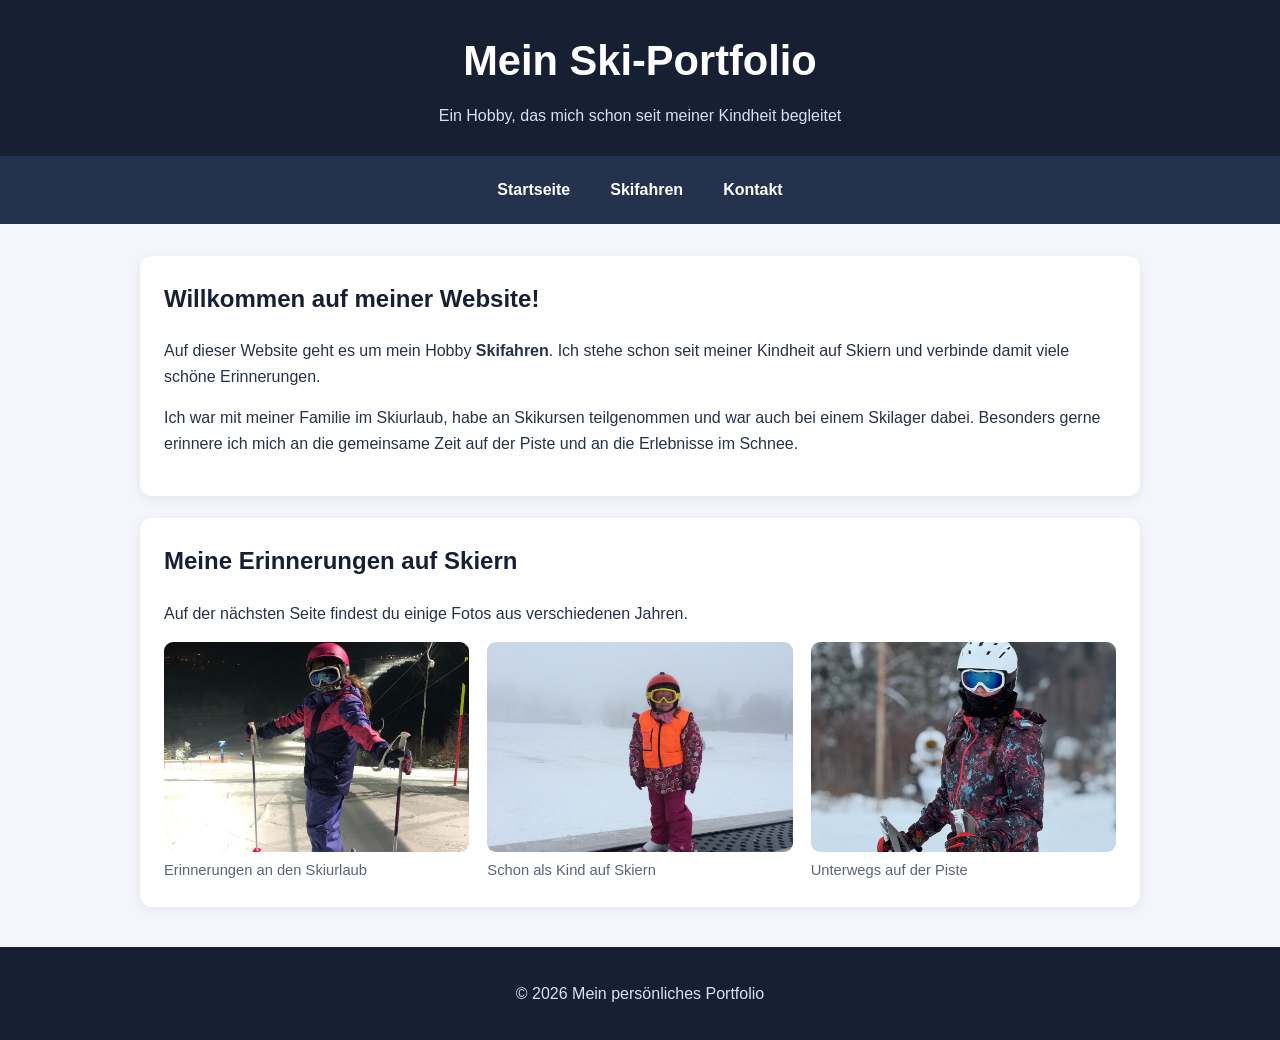
<file: index.html>
<!DOCTYPE html>
<html lang="de">
<head>
    <meta charset="UTF-8">
    <meta name="viewport" content="width=device-width, initial-scale=1.0">
    <title>Mein Portfolio | Skifahren</title>
    <link rel="stylesheet" href="style.css">
</head>
<body>
    <header>
        <h1>Mein Ski-Portfolio</h1>
        <p>Ein Hobby, das mich schon seit meiner Kindheit begleitet</p>
    </header>
    <nav>
        <a href="index.html">Startseite</a>
        <a href="thema.html">Skifahren</a>
        <a href="kontakt.html">Kontakt</a>
    </nav>
    <main>
        <section>
            <h2>Willkommen auf meiner Website!</h2>
            <p>Auf dieser Website geht es um mein Hobby <strong>Skifahren</strong>.
            Ich stehe schon seit meiner Kindheit auf Skiern und verbinde damit viele schöne Erinnerungen.</p>
            <p>Ich war mit meiner Familie im Skiurlaub, habe an Skikursen teilgenommen
            und war auch bei einem Skilager dabei. Besonders gerne erinnere ich mich
            an die gemeinsame Zeit auf der Piste und an die Erlebnisse im Schnee.</p>
        </section>
        <section>
            <h2>Meine Erinnerungen auf Skiern</h2>
            <p>Auf der nächsten Seite findest du einige Fotos aus verschiedenen Jahren.</p>
            <div class="bilderreihe">
                <figure><img src="Bilder/Bild1.jpeg" alt="Erinnerungsfoto von einem Skiurlaub"><figcaption>Erinnerungen an den Skiurlaub</figcaption></figure>
                <figure><img src="Bilder/Bild3.jpeg" alt="Foto von mir beim Skifahren als Kind"><figcaption>Schon als Kind auf Skiern</figcaption></figure>
                <figure><img src="Bilder/Bild2.jpeg" alt="Foto von einer verschneiten Skipiste"><figcaption>Unterwegs auf der Piste</figcaption></figure>
            </div>
        </section>
    </main>
    <footer><p>&copy; 2026 Mein persönliches Portfolio</p></footer>
</body>
</html>
</file>
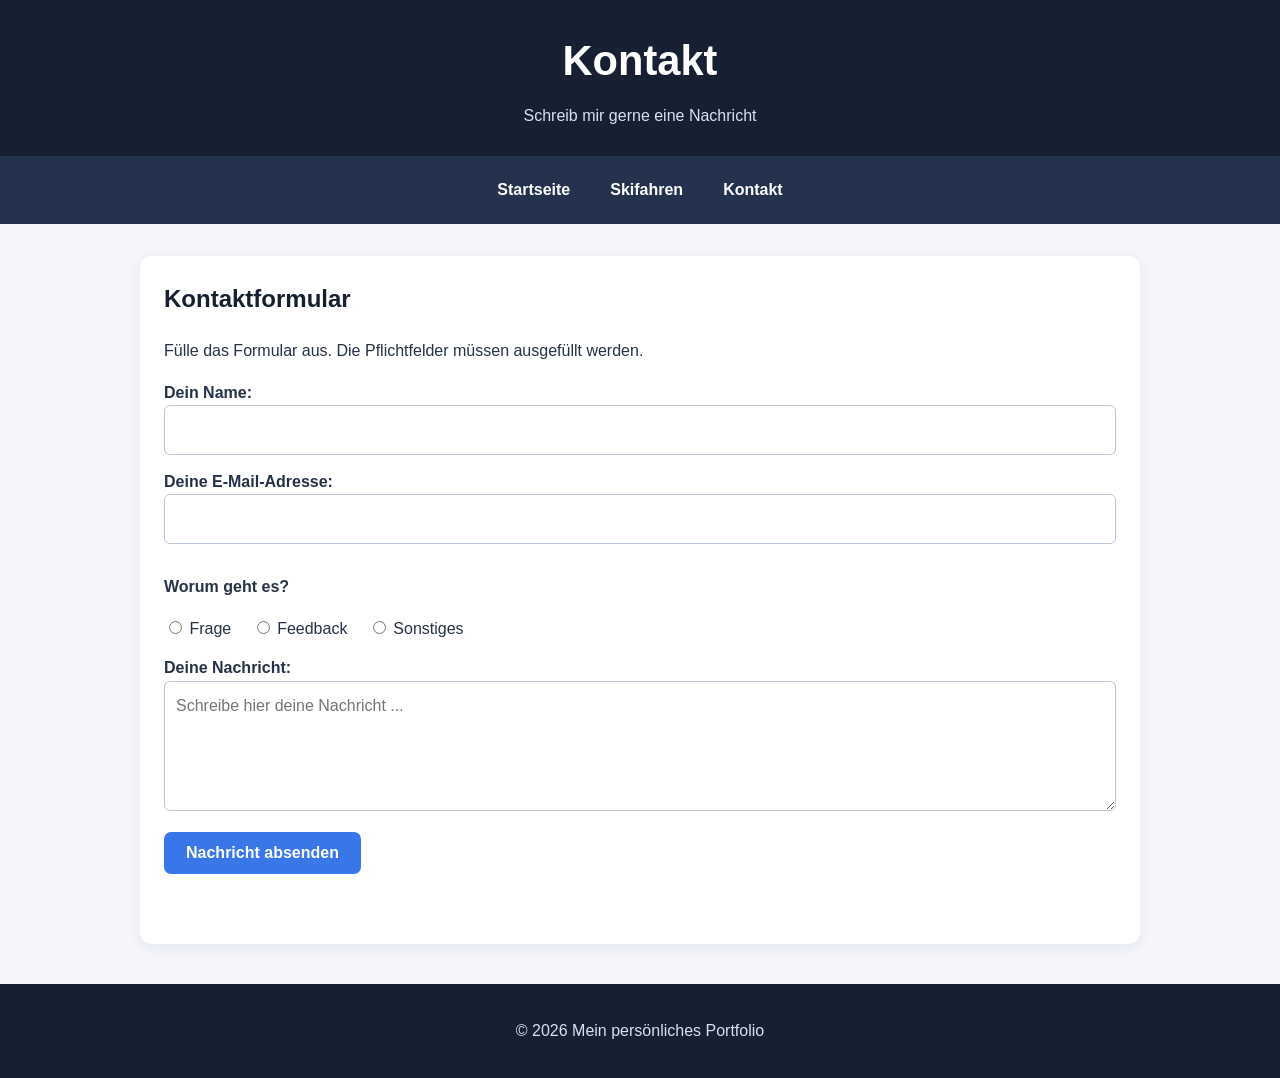
<file: kontakt.html>
<!DOCTYPE html>
<html lang="de">
<head>
    <meta charset="UTF-8">
    <meta name="viewport" content="width=device-width, initial-scale=1.0">
    <title>Mein Portfolio | Kontakt</title>
    <link rel="stylesheet" href="style.css">
</head>
<body>
    <header><h1>Kontakt</h1><p>Schreib mir gerne eine Nachricht</p></header>
    <nav>
        <a href="index.html">Startseite</a>
        <a href="thema.html">Skifahren</a>
        <a href="kontakt.html">Kontakt</a>
    </nav>
    <main>
        <section>
            <h2>Kontaktformular</h2>
            <p>Fülle das Formular aus. Die Pflichtfelder müssen ausgefüllt werden.</p>
            <form id="kontaktformular">
                <div><label for="name">Dein Name:</label><input type="text" id="name" name="name" required></div>
                <div><label for="email">Deine E-Mail-Adresse:</label><input type="email" id="email" name="email" required></div>
                <div class="auswahl">
                    <p><strong>Worum geht es?</strong></p>
                    <label><input type="radio" name="grund" value="Frage" required> Frage</label>
                    <label><input type="radio" name="grund" value="Feedback"> Feedback</label>
                    <label><input type="radio" name="grund" value="Sonstiges"> Sonstiges</label>
                </div>
                <div><label for="nachricht">Deine Nachricht:</label><textarea id="nachricht" name="nachricht" placeholder="Schreibe hier deine Nachricht ..." required></textarea></div>
                <button type="submit">Nachricht absenden</button>
                <p id="formularmeldung" aria-live="polite"></p>
            </form>
        </section>
    </main>
    <footer><p>&copy; 2026 Mein persönliches Portfolio</p></footer>
    <script>
        // Lokale Demonstration: Das Formular zeigt eine Bestätigung an.
        // Ohne Server wird keine echte E-Mail versendet.
        document.getElementById("kontaktformular").addEventListener("submit", function(event) {
            event.preventDefault();
            const name = document.getElementById("name").value.trim();
            document.getElementById("formularmeldung").textContent =
                "Vielen Dank, " + name + "! Das Formular wurde erfolgreich getestet.";
            this.reset();
        });
    </script>
</body>
</html>
</file>
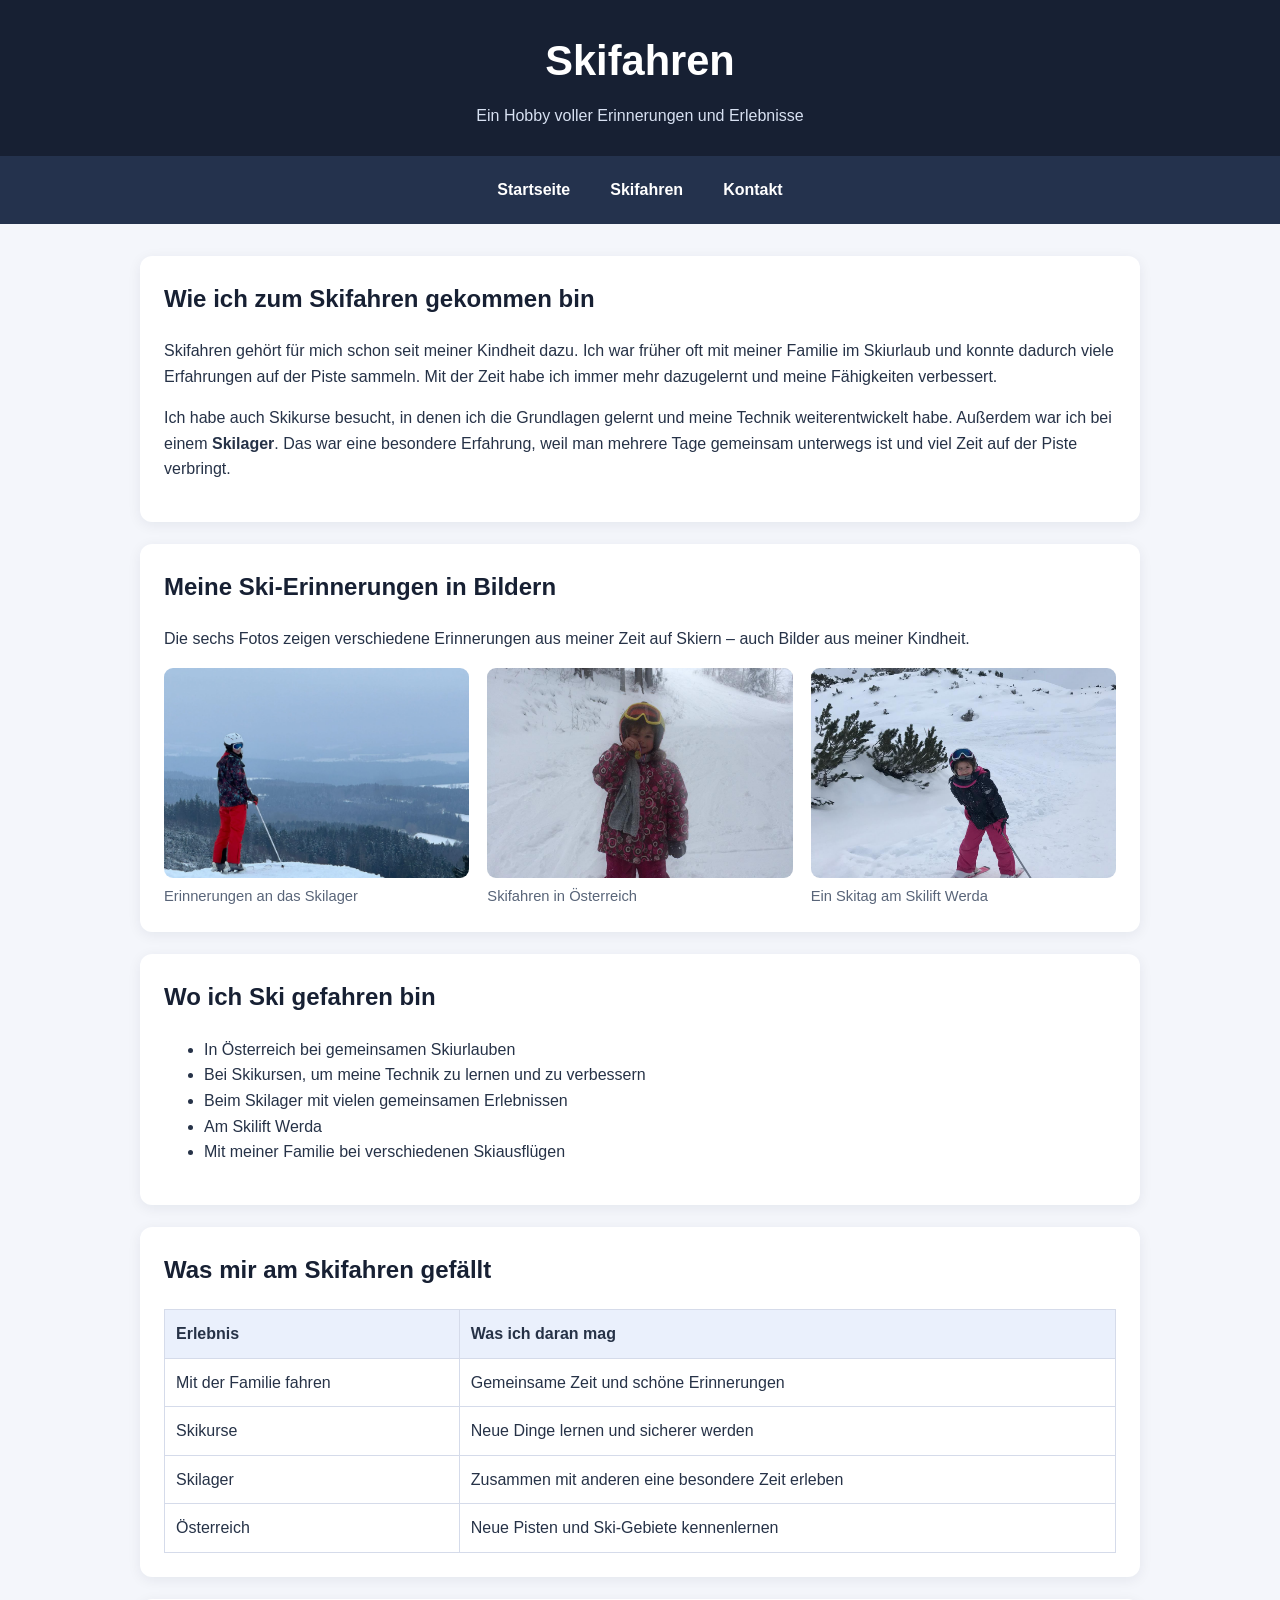
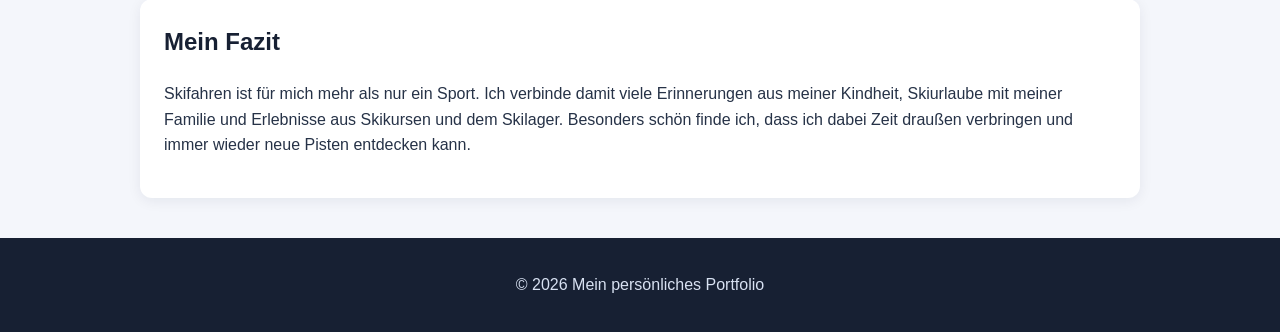
<file: thema.html>
<!DOCTYPE html>
<html lang="de">
<head>
    <meta charset="UTF-8">
    <meta name="viewport" content="width=device-width, initial-scale=1.0">
    <title>Mein Portfolio | Skifahren</title>
    <link rel="stylesheet" href="style.css">
</head>
<body>
    <header>
        <h1>Skifahren</h1>
        <p>Ein Hobby voller Erinnerungen und Erlebnisse</p>
    </header>
    <nav>
        <a href="index.html">Startseite</a>
        <a href="thema.html">Skifahren</a>
        <a href="kontakt.html">Kontakt</a>
    </nav>
    <main>
        <section>
            <h2>Wie ich zum Skifahren gekommen bin</h2>
            <p>Skifahren gehört für mich schon seit meiner Kindheit dazu. Ich war früher oft
            mit meiner Familie im Skiurlaub und konnte dadurch viele Erfahrungen auf der
            Piste sammeln. Mit der Zeit habe ich immer mehr dazugelernt und meine Fähigkeiten verbessert.</p>
            <p>Ich habe auch Skikurse besucht, in denen ich die Grundlagen gelernt und meine
            Technik weiterentwickelt habe. Außerdem war ich bei einem <strong>Skilager</strong>.
            Das war eine besondere Erfahrung, weil man mehrere Tage gemeinsam unterwegs ist
            und viel Zeit auf der Piste verbringt.</p>
        </section>
        <section>
            <h2>Meine Ski-Erinnerungen in Bildern</h2>
            <p>Die sechs Fotos zeigen verschiedene Erinnerungen aus meiner Zeit auf Skiern –
            auch Bilder aus meiner Kindheit.</p>
            <div class="bilderreihe">
                <figure><img src="Bilder/Bild4.jpeg" alt="Erinnerung an das Skilager"><figcaption>Erinnerungen an das Skilager</figcaption></figure>
                <figure><img src="Bilder/Bild5.jpeg" alt="Foto von einem Skiurlaub in Österreich"><figcaption>Skifahren in Österreich</figcaption></figure>
                <figure><img src="Bilder/Bild6.jpeg" alt="Foto von einem Skitag am Skilift Werda"><figcaption>Ein Skitag am Skilift Werda</figcaption></figure>
            </div>
        </section>
        <section>
            <h2>Wo ich Ski gefahren bin</h2>
            <ul>
                <li>In Österreich bei gemeinsamen Skiurlauben</li>
                <li>Bei Skikursen, um meine Technik zu lernen und zu verbessern</li>
                <li>Beim Skilager mit vielen gemeinsamen Erlebnissen</li>
                <li>Am Skilift Werda</li>
                <li>Mit meiner Familie bei verschiedenen Skiausflügen</li>
            </ul>
        </section>
        <section>
            <h2>Was mir am Skifahren gefällt</h2>
            <table>
                <thead><tr><th>Erlebnis</th><th>Was ich daran mag</th></tr></thead>
                <tbody>
                    <tr><td>Mit der Familie fahren</td><td>Gemeinsame Zeit und schöne Erinnerungen</td></tr>
                    <tr><td>Skikurse</td><td>Neue Dinge lernen und sicherer werden</td></tr>
                    <tr><td>Skilager</td><td>Zusammen mit anderen eine besondere Zeit erleben</td></tr>
                    <tr><td>Österreich</td><td>Neue Pisten und Ski-Gebiete kennenlernen</td></tr>
                </tbody>
            </table>
        </section>
        <section>
            <h2>Mein Fazit</h2>
            <p>Skifahren ist für mich mehr als nur ein Sport. Ich verbinde damit viele Erinnerungen
            aus meiner Kindheit, Skiurlaube mit meiner Familie und Erlebnisse aus Skikursen und
            dem Skilager. Besonders schön finde ich, dass ich dabei Zeit draußen verbringen und
            immer wieder neue Pisten entdecken kann.</p>
        </section>
    </main>
    <footer><p>&copy; 2026 Mein persönliches Portfolio</p></footer>
</body>
</html>
</file>
<file: style.css>
/* Gemeinsames Design für alle drei Seiten */
:root {
    --dunkel: #172033;
    --akzent: #3977e8;
    --hell: #f4f6fb;
    --text: #263247;
    --weiss: #ffffff;
}

* {
    box-sizing: border-box;
}

body {
    margin: 0;
    font-family: Arial, Helvetica, sans-serif;
    background: var(--hell);
    color: var(--text);
    line-height: 1.6;
}

header {
    background: var(--dunkel);
    color: var(--weiss);
    padding: 28px 20px;
    text-align: center;
}

header h1 {
    margin: 0 0 8px;
    font-size: clamp(1.8rem, 4vw, 2.6rem);
}

header p {
    margin: 0;
    color: #d8e1f2;
}

nav {
    background: #24324d;
    display: flex;
    justify-content: center;
    flex-wrap: wrap;
    gap: 8px;
    padding: 12px;
}

nav a {
    color: var(--weiss);
    text-decoration: none;
    padding: 9px 16px;
    border-radius: 6px;
    font-weight: bold;
}

nav a:hover,
nav a:focus {
    background: var(--akzent);
    outline: none;
}

main {
    width: min(1000px, 92%);
    margin: 32px auto;
}

section, .karte {
    background: var(--weiss);
    padding: 24px;
    margin-bottom: 22px;
    border-radius: 12px;
    box-shadow: 0 3px 14px rgba(20, 35, 60, 0.07);
}

h2 {
    color: var(--dunkel);
    margin-top: 0;
}

h3 {
    color: var(--akzent);
}

.bilderreihe {
    display: grid;
    grid-template-columns: repeat(auto-fit, minmax(210px, 1fr));
    gap: 18px;
}

.bilderreihe figure {
    margin: 0;
}

.bilderreihe img {
    width: 100%;
    height: 210px;
    object-fit: cover;
    border-radius: 9px;
    display: block;
}

figcaption {
    margin-top: 7px;
    color: #596579;
    font-size: 0.92rem;
}

table {
    width: 100%;
    border-collapse: collapse;
    margin-top: 12px;
}

th, td {
    border: 1px solid #d5dbea;
    padding: 11px;
    text-align: left;
}

th {
    background: #eaf0fc;
}

form {
    display: grid;
    gap: 14px;
}

label {
    font-weight: bold;
}

input[type="text"],
input[type="email"],
textarea {
    width: 100%;
    padding: 11px;
    border: 1px solid #b9c4d6;
    border-radius: 6px;
    font: inherit;
}

textarea {
    min-height: 130px;
    resize: vertical;
}

.auswahl label {
    font-weight: normal;
    margin-right: 16px;
}

button {
    width: fit-content;
    border: 0;
    background: var(--akzent);
    color: white;
    padding: 12px 22px;
    border-radius: 7px;
    font-size: 1rem;
    font-weight: bold;
    cursor: pointer;
}

button:hover {
    background: #245fc5;
}

#formularmeldung {
    font-weight: bold;
    color: #176b3a;
}

footer {
    text-align: center;
    background: var(--dunkel);
    color: #d8e1f2;
    padding: 18px;
    margin-top: 40px;
}

@media (max-width: 600px) {
    section, .karte {
        padding: 18px;
    }

    th, td {
        padding: 8px;
        font-size: 0.92rem;
    }
}
</file>
